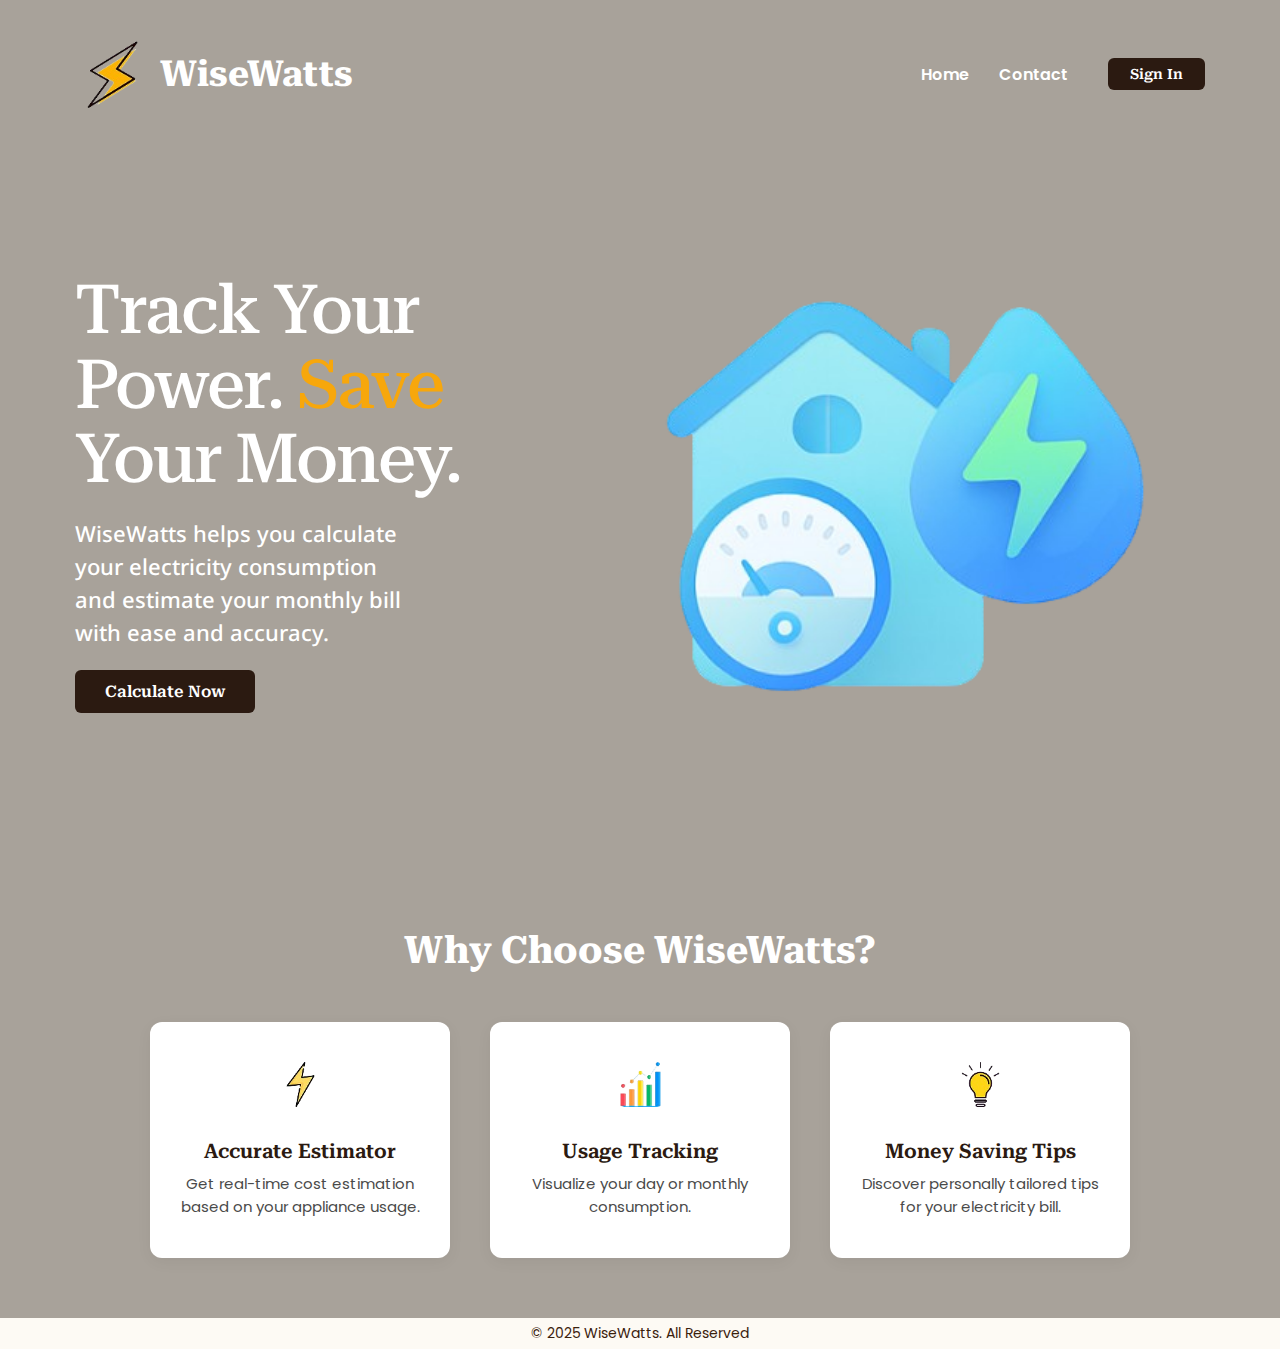
<file: index.html>
<!DOCTYPE html>
<html lang="en">
<head>
    <meta charset="UTF-8" />
    <meta name="viewport" content="width=device-width, initial-scale=1.0" />
    <title>WiseWatts</title>
    <link rel="stylesheet" href="style.css" />
    <link href="https://fonts.googleapis.com/css2?family=Noto+Sans+Georgian:wght@400;700&family=Poppins:wght@400;600;700&family=Roboto+Serif:wght@400;700&display=swap" rel="stylesheet">
</head>
<!-- UPDATED: Added class="page-landing" -->
<body class="page-landing">

    <header class="navbar">
        <div class="logo">
            <img src="removebg-removebg-preview.png" alt="WiseWatts Logo" />
            <h1>WiseWatts</h1>
        </div>

        <div class="nav-right">
            <nav>
                <a href="index.html">Home</a>
                <a href="#">Contact</a>
            </nav>
            <a href="login.html" class="signin-btn">Sign In</a>
        </div>
    </header>

    <section class="hero">
        <div class="hero-left">
            <h2>
                Track Your<br>
                Power. <span>Save</span><br>
                Your Money.
            </h2>

            <p>
                WiseWatts helps you calculate <br> your electricity consumption <br>and estimate
                your monthly bill <br> with ease and accuracy.
            </p>
            <a href="register.html" class="calculate-btn">Calculate Now</a>
        </div>

        <div class="hero-right">
            <img src="ww.png" alt="Energy Monitoring Illustration" />
        </div>
    </section>

    <section class="features">
        <h2 class="section-title">Why Choose <span>WiseWatts</span>?</h2>

        <div class="feature-cards">
            <div class="card">
                <img src="lightining-removebg-preview.png" class="icon" alt="Lightning Icon" />
                <h3>Accurate Estimator</h3>
                <p>Get real-time cost estimation based on your appliance usage.</p>
            </div>

            <div class="card">
                <img src="graph-removebg-preview.png" class="icon" alt="Chart Icon" />
                <h3>Usage Tracking</h3>
                <p>Visualize your day or monthly consumption.</p>
            </div>

            <div class="card">
                <img src="bulb-removebg-preview.png" class="icon" alt="Light Bulb Icon" />
                <h3>Money Saving Tips</h3>
                <p>Discover personally tailored tips for your electricity bill.</p>
            </div>
        </div>
    </section>

    <footer>
        © 2025 WiseWatts. All Reserved
    </footer>
</html>
</file>
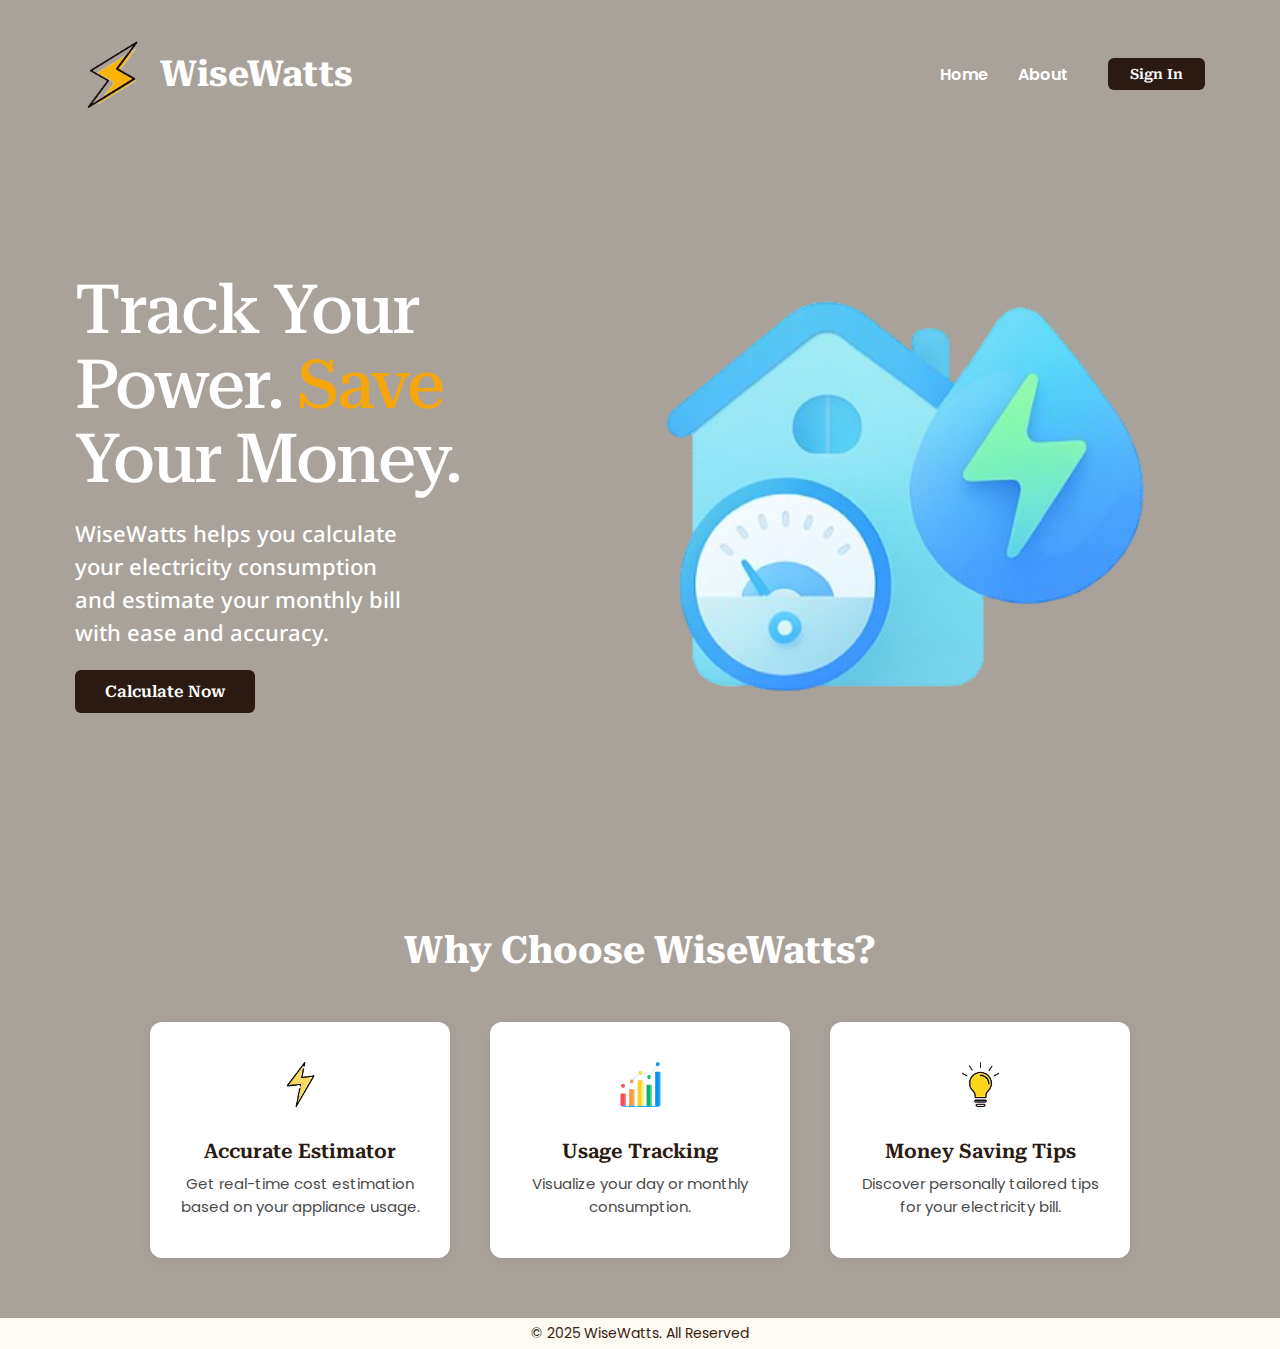
<file: html/index.html>
<!DOCTYPE html>
<html lang="en">
<head>
    <meta charset="UTF-8" />
    <meta name="viewport" content="width=device-width, initial-scale=1.0"/>
    <title>WiseWatts</title>
    <link rel="stylesheet" href="../css/style.css" />
    <link href="https://fonts.googleapis.com/css2?family=Noto+Sans+Georgian:wght@400;700&family=Poppins:wght@400;600;700&family=Roboto+Serif:wght@400;700&display=swap" rel="stylesheet">
    <style>
        html {
            scroll-behavior: smooth; 
        }
    </style>
</head>
<body class="page-landing">

    <header class="navbar">
        <div class="logo">
            <img src="../images/removebg-removebg-preview.png" alt="WiseWatts Logo" />
            <h1>WiseWatts</h1>
        </div>

        <div class="nav-right">
            <nav>
                <a href="index.html">Home</a>
                <a href="#about">About</a>
            </nav>
            <a href="login.html" class="signin-btn">Sign In</a>
        </div>
    </header>

    <section class="hero">
        <div class="hero-left">
            <h2>
                Track Your<br>
                Power. <span>Save</span><br>
                Your Money.
            </h2>

            <p>
                WiseWatts helps you calculate <br> your electricity consumption <br>and estimate
                your monthly bill <br> with ease and accuracy.
            </p>
            <a href="register.html" class="calculate-btn">Calculate Now</a>
        </div>

        <div class="hero-right">
            <img src="../images/ww.png" alt="Energy Monitoring Illustration" />
        </div>
    </section>

    <section class="features" id="about">
        <h2 class="section-title">Why Choose <span>WiseWatts</span>?</h2>

        <div class="feature-cards">
            <div class="card">
                <img src="../images/lightining-removebg-preview.png" class="icon" alt="Lightning Icon" />
                <h3>Accurate Estimator</h3>
                <p>Get real-time cost estimation based on your appliance usage.</p>
            </div>

            <div class="card">
                <img src="../images/graph-removebg-preview.png" class="icon" alt="Chart Icon" />
                <h3>Usage Tracking</h3>
                <p>Visualize your day or monthly consumption.</p>
            </div>

            <div class="card">
                <img src="../images/bulb-removebg-preview.png" class="icon" alt="Light Bulb Icon" />
                <h3>Money Saving Tips</h3>
                <p>Discover personally tailored tips for your electricity bill.</p>
            </div>
        </div>
    </section>

    <footer>
        © 2025 WiseWatts. All Reserved
    </footer>
</body>
</html>
</file>
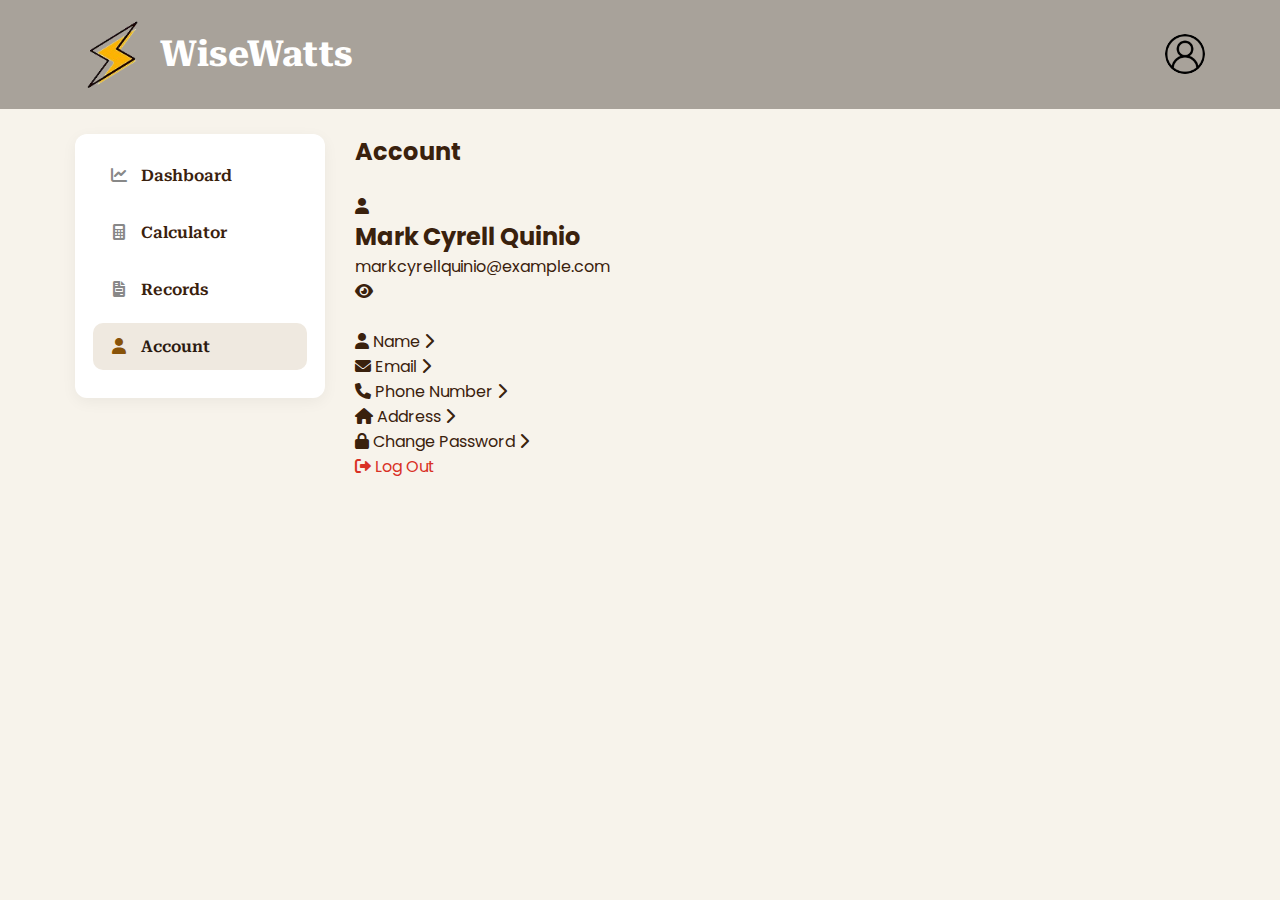
<file: account.html>
<!DOCTYPE html>
<html lang="en">
<head>
    <meta charset="UTF-8" />
    <meta name="viewport" content="width=device-width, initial-scale=1" />
    <title>Account - WiseWatts</title>

    <link rel="stylesheet" href="dashboard.css" />
    <link
      rel="stylesheet"
      href="https://cdnjs.cloudflare.com/ajax/libs/font-awesome/6.0.0-beta3/css/all.min.css"
    />
    <link
      href="https://fonts.googleapis.com/css2?family=Poppins:wght@400;600;900&family=Roboto+Serif:wght@400;600;700;900&display=swap"
      rel="stylesheet"
    />
</head>

<body class="page-dashboard">
    <!-- HEADER -->
    <header class="navbar">
        <div class="logo">
            <img src="removebg-removebg-preview.png" alt="WiseWatts Logo" />
            <h1>WiseWatts</h1>
        </div>

        <div class="nav-right">
            <img src="user.png" class="user-profile-picture" alt="User Profile" />
        </div>
    </header>

    <!-- PAGE CONTAINER -->
    <div class="dashboard-container">
        <!-- SIDEBAR -->
        <aside class="sidebar">
            <nav class="sidebar-nav">
                <ul>
                    <li><a href="dashboard.html"><i class="fas fa-chart-line"></i> Dashboard</a></li>
                    <li><a href="calculator.html"><i class="fas fa-calculator"></i> Calculator</a></li>
                    <li><a href="records.html"><i class="fas fa-file-invoice"></i> Records</a></li>
                    <li><a class="active" href="account.html"><i class="fas fa-user"></i> Account</a></li>
                </ul>
            </nav>
        </aside>

        <!-- MAIN CONTENT -->
        <main class="main-content">
            <h2 class="account-title">Account</h2>

            <div class="profile-box">
                <div class="profile-left">
                    <div class="profile-photo">
                        <i class="fas fa-user"></i>
                    </div>
                    <div class="profile-text">
                        <h2>Mark Cyrell Quinio</h2>
                        <p>markcyrellquinio@example.com</p>
                    </div>
                </div>
                <i class="fas fa-eye view-icon"></i>
            </div>

            <div class="account-list">
                <div class="account-item">
                    <i class="fas fa-user"></i> Name
                    <i class="fas fa-chevron-right arrow"></i>
                </div>

                <div class="account-item">
                    <i class="fas fa-envelope"></i> Email
                    <i class="fas fa-chevron-right arrow"></i>
                </div>

                <div class="account-item">
                    <i class="fas fa-phone"></i> Phone Number
                    <i class="fas fa-chevron-right arrow"></i>
                </div>

                <div class="account-item">
                    <i class="fas fa-home"></i> Address
                    <i class="fas fa-chevron-right arrow"></i>
                </div>

                <div class="account-item">
                    <i class="fas fa-lock"></i> Change Password
                    <i class="fas fa-chevron-right arrow"></i>
                </div>

                <!-- Logout button -->
                <div class="account-item logout-link" onclick="window.location.href='login.html'">
                    <i class="fas fa-sign-out-alt"></i> Log Out
                </div>
            </div>
        </main>
    </div>
</body>
</html>
</file>
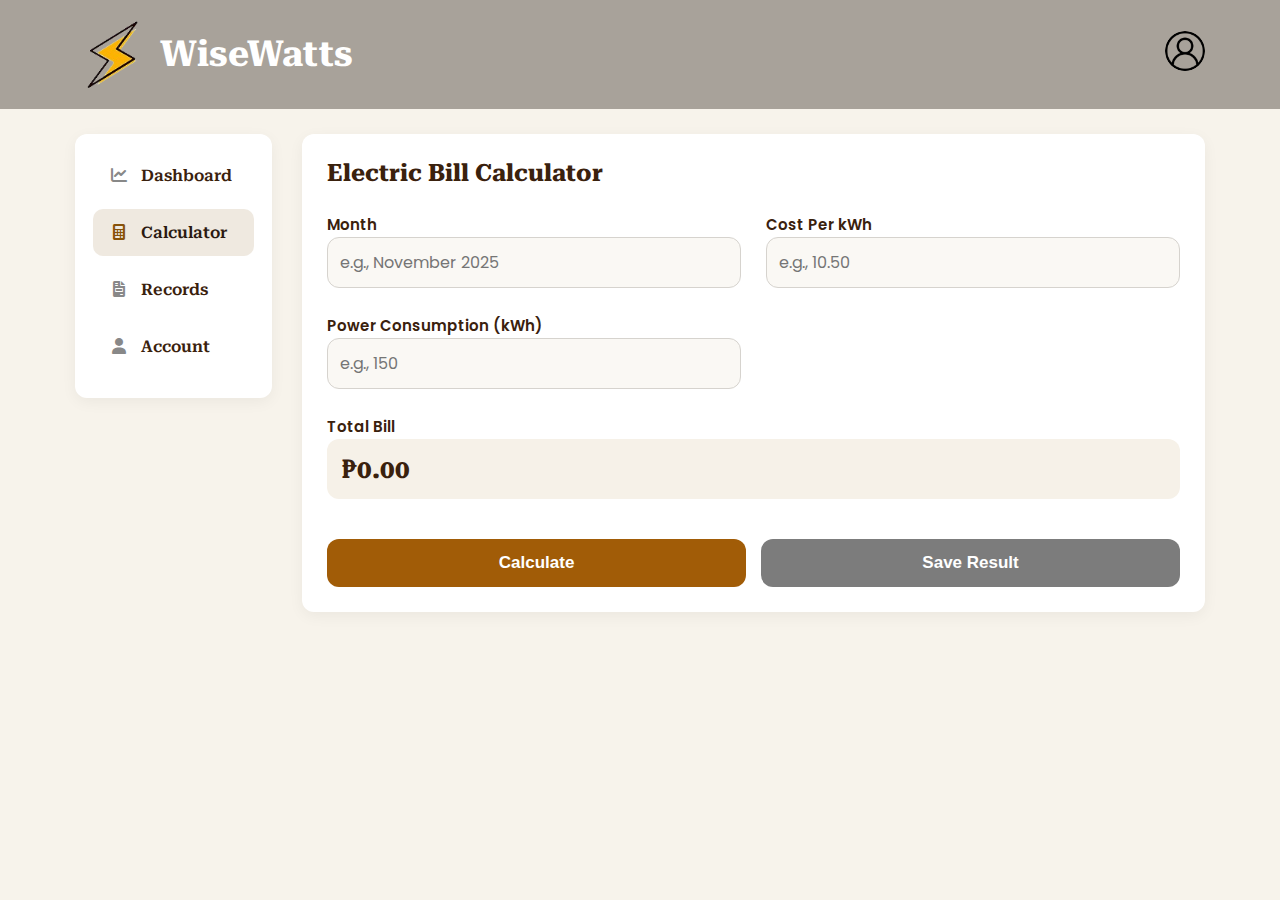
<file: calculator.html>
<!DOCTYPE html>
<html lang="en">
<head>
    <meta charset="UTF-8">
    <meta name="viewport" content="width=device-width, initial-scale=1.0">
    <title>Calculator - WiseWatts</title>

    <link rel="stylesheet" href="dashboard.css">
    <link rel="stylesheet" href="https://cdnjs.cloudflare.com/ajax/libs/font-awesome/6.0.0-beta3/css/all.min.css">
    <link href="https://fonts.googleapis.com/css2?family=Poppins:wght@400;600;900&family=Roboto+Serif:wght@400;600;700;900&display=swap" rel="stylesheet">
</head>

<body class="page-dashboard">

    <header class="navbar">
        <div class="logo">
            <img src="removebg-removebg-preview.png" alt="WiseWatts Logo" />
            <h1>WiseWatts</h1>
        </div>

        <div class="nav-right">
            <a href="account.html" class="user-profile-link">
                <img src="user.png" alt="User Profile" class="user-profile-picture">
            </a>
        </div>
    </header>

    <div class="dashboard-container">

        <aside class="sidebar">
            <nav class="sidebar-nav">
                <ul>
                    <li><a href="dashboard.html"><i class="fas fa-chart-line"></i> Dashboard</a></li>
                    <li><a class="active" href="calculator.html"><i class="fas fa-calculator"></i> Calculator</a></li>
                    <li><a href="records.html"><i class="fas fa-file-invoice"></i> Records</a></li>
                    <li><a href="account.html"><i class="fas fa-user"></i> Account</a></li>
                </ul>
            </nav>
        </aside>


        <main class="main-content" style="font-family: 'Poppins', sans-serif;">
            <div class="calculator-card">
                <h2 style="font-family: 'Roboto Serif', serif;">Electric Bill Calculator</h2>

                <div class="calculator-grid">
                    <div class="calc-input">
                        <label for="month">Month</label>
                        <input type="text" id="month" placeholder="e.g., November 2025">
                    </div>

                    <div class="calc-input">
                        <label for="cost">Cost Per kWh</label>
                        <input type="number" id="cost" placeholder="e.g., 10.50">
                    </div>

                    <div class="calc-input">
                        <label for="power">Power Consumption (kWh)</label>
                        <input type="number" id="power" placeholder="e.g., 150">
                    </div>

                    <div class="calc-output" style="grid-column: span 2;">
                         <label>Total Bill</label>
                        <div class="calc-total-display" id="total">₱0.00</div>
                    </div>

                    <div class="button-group">
                        <button class="calculate-btn">Calculate</button>
                        <button class="save-btn">Save Result</button>
                    </div>
                </div>
            </div>
        </main>
    </div>
</html>
</file>
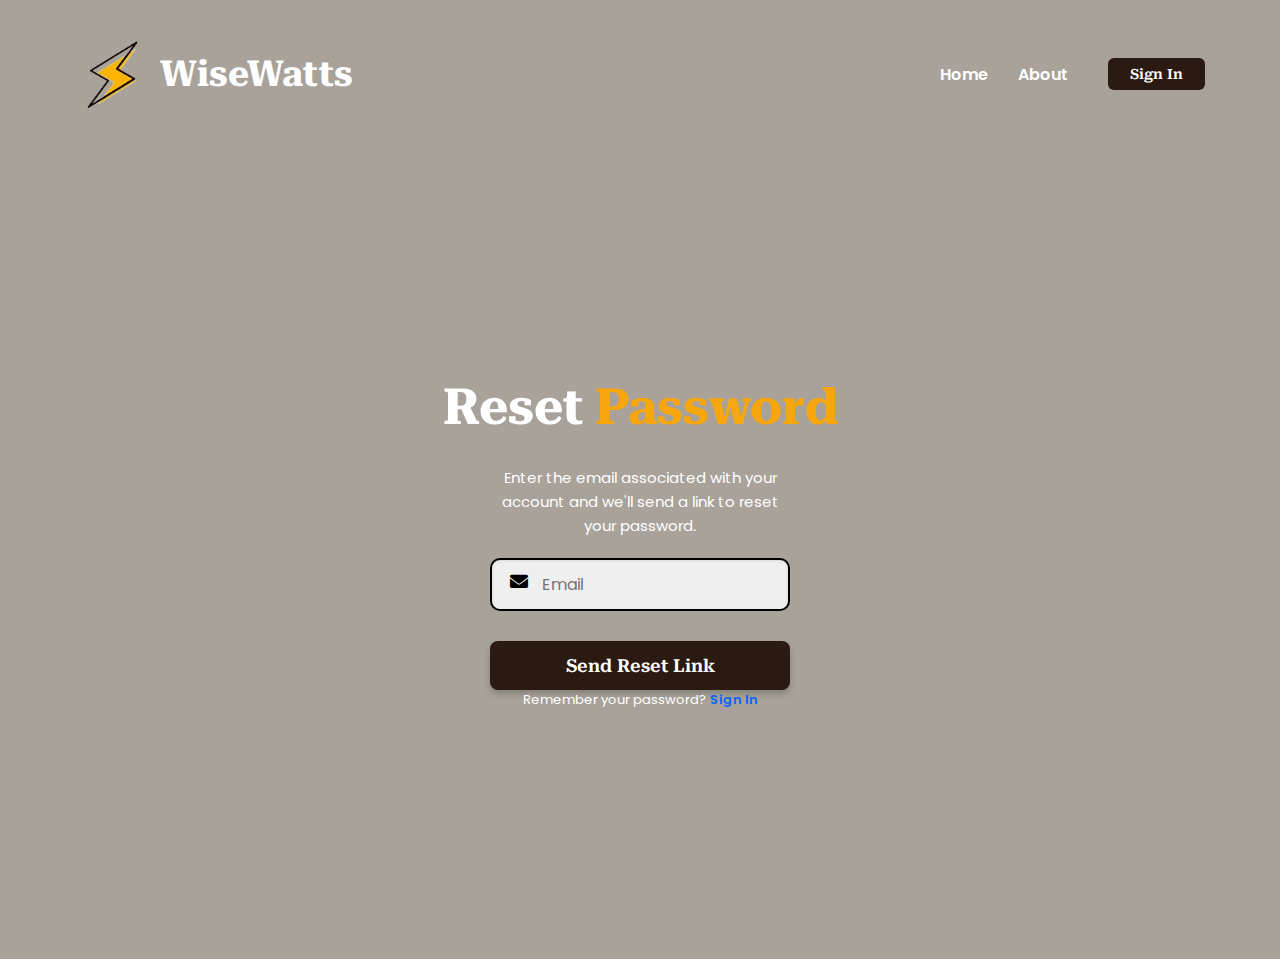
<file: forgot-password.html>
<!DOCTYPE html>
<html lang="en">
<head>
    <meta charset="UTF-8">
    <meta name="viewport" content="width=device-width, initial-scale=1.0">
    <title>Forgot Password - WiseWatts</title>
    <link rel="stylesheet" href="style.css"> 
    <link rel="stylesheet" href="register.css"> 
    <link href="https://fonts.googleapis.com/css2?family=Noto+Sans+Georgian:wght@400;600;700&family=Poppins:wght@400;600;900&family=Roboto+Serif:wght@400;600;700;900&display=swap" rel="stylesheet">
    <link rel="stylesheet" href="https://cdnjs.cloudflare.com/ajax/libs/font-awesome/6.0.0-beta3/css/all.min.css">
</head>
<body class="page-form">

    <header class="navbar">
        <div class="logo">
            <img src="removebg-removebg-preview.png" alt="WiseWatts Logo" />
            <h1>WiseWatts</h1>
        </div>

        <div class="nav-right">
            <nav>
                <a href="index.html">Home</a>
                <a href="index.html#features">About</a>
            </nav>
            <a href="login.html" class="signin-btn">Sign In</a>
        </div>
    </header>


    <div class="form-page-container">

        <div class="success-message" id="success-message-container" style="display: none;">
            <div class="success-title-wrapper">
                <i class="fas fa-check-circle success-icon"></i>
                <h2 class="form-title">Check Your <span class="accent">Email</span></h2>
            </div>
            <p class="form-description">
                We've sent a password reset link to the email address you provided.
            </p>
            <a href="login.html" class="back-to-login-link">Back to Sign In</a>
        </div>

        <div class="form-wrapper" id="form-wrapper">
            <h2 class="form-title">Reset <span class="accent">Password</span></h2>

            <form class="register-form" action="login.html" method="GET">
                
                <p class="form-description">
                    Enter the email associated with your account and we'll send a link to reset your password.
                </p>

                <div class="input-group">
                    <i class="fas fa-envelope icon"></i>
                    <input type="email" name="email" placeholder="Email" required>
                    <span class="error-message">Please enter a valid email</span>
                </div>
                
                <button type="submit" class="sign-up-btn">Send Reset Link</button>

                <p class="login-link">
                    Remember your password? <a href="login.html">Sign In</a>
                </p>
            </form>
        </div>
    </div>

</body>
</html>
</file>
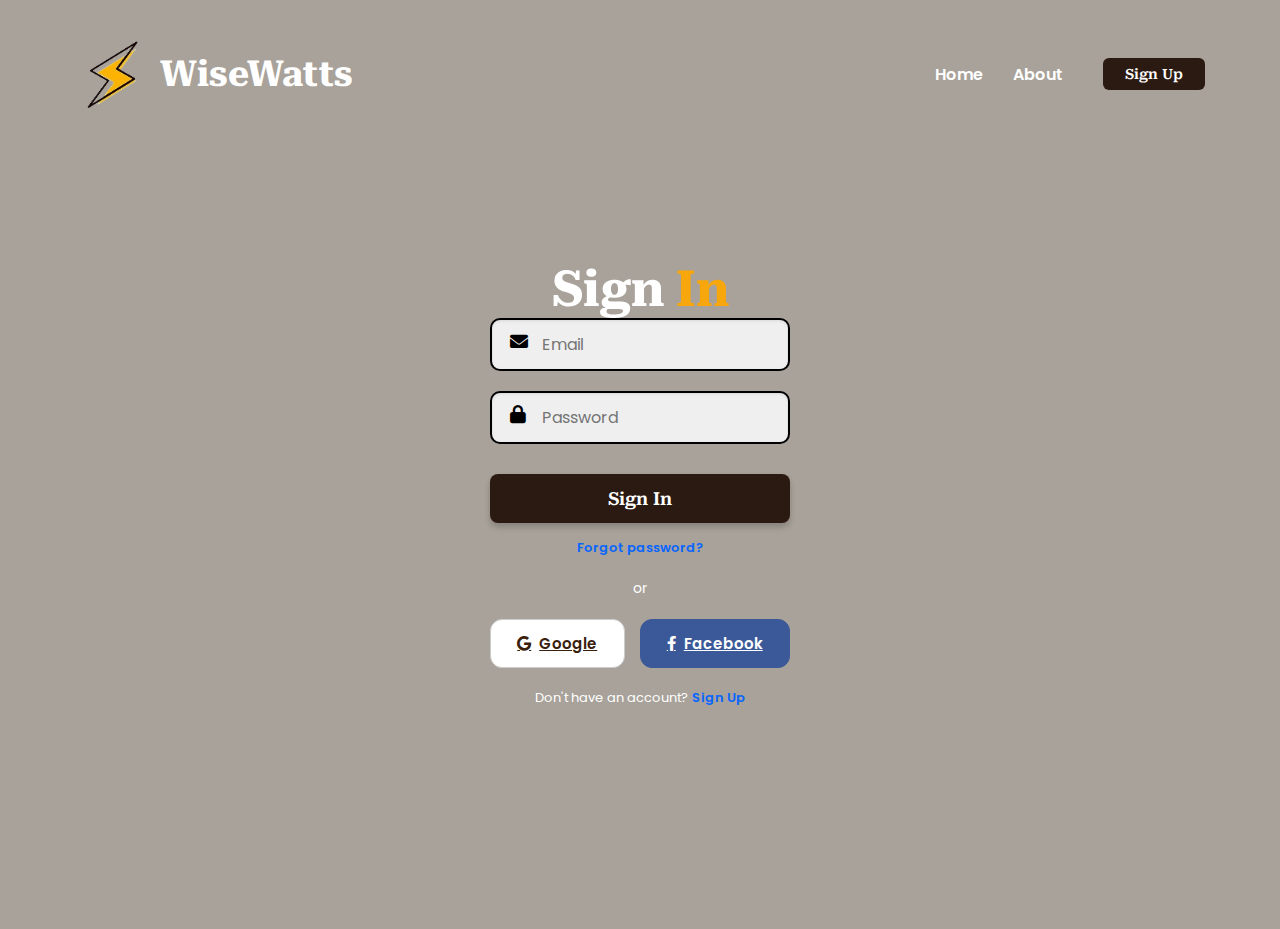
<file: login.html>
<!DOCTYPE html>
<html lang="en">
<head>
    <meta charset="UTF-8">
    <meta name="viewport" content="width=device-width, initial-scale=1.0">
    <title>Sign In - WiseWatts</title>
    <link rel="stylesheet" href="style.css"> 
    <link rel="stylesheet" href="register.css"> 
    <link href="https://fonts.googleapis.com/css2?family=Noto+Sans+Georgian:wght@400;600;700&family=Poppins:wght@400;600;900&family=Roboto+Serif:wght@400;600;700;900&display=swap" rel="stylesheet">
    <link rel="stylesheet" href="https://cdnjs.cloudflare.com/ajax/libs/font-awesome/6.0.0-beta3/css/all.min.css">
</head>
<body class="login-page">
    
    <!-- NAVBAR -->
    <header class="navbar">
        <div class="logo">
          <img src="removebg-removebg-preview.png" alt="WiseWatts Logo" />
          <h1>WiseWatts</h1>
        </div>

        <div class="nav-right">
            <nav>
              <a href="index.html">Home</a>
             <a href="index.html#features">About</a>
            </nav>
         <a href="register.html" class="signin-btn">Sign Up</a>
        </div>
    </header>


    <!-- MAIN FORM AREA -->
    <div class="form-page-container">
        
        <h2 class="form-title">Sign <span class="accent">In</span></h2>
        
        <!-- Form submits to dashboard.html directly (front-end demo) -->
        <form class="register-form" action="dashboard.html" method="GET">
            
            <!-- Email Input -->
            <div class="input-group">
                <i class="fas fa-envelope icon"></i>
                <input type="email" id="email" name="email" placeholder="Email" required>
            </div>

            <!-- Password Input -->
            <div class="input-group">
                <i class="fas fa-lock icon"></i>
                <input type="password" id="password" name="password" placeholder="Password" required>
            </div>
            
            <!-- Sign In Button (uses form submit) -->
            <button type="submit" class="sign-up-btn">Sign In</button>
            
            <!-- Forgot Password Link -->
            <p class="forgot-password-link terms-text">
                <a href="forgot-password.html">Forgot password?</a>
            </p>
            
            <div class="separator">or</div>
            
            <!-- Social Login Buttons (front-end demo, still links only) -->
            <div class="social-login">
                <a href="#" class="social-btn google-btn">
                    <i class="fab fa-google"></i> Google
                </a>
                <a href="#" class="social-btn facebook-btn">
                    <i class="fab fa-facebook-f"></i> Facebook
                </a>
            </div>

            <!-- Sign Up Link -->
            <p class="login-link">
                Don't have an account? <a href="register.html">Sign Up</a>
            </p>
        </form>
    </div>
</body>
</html>
</file>
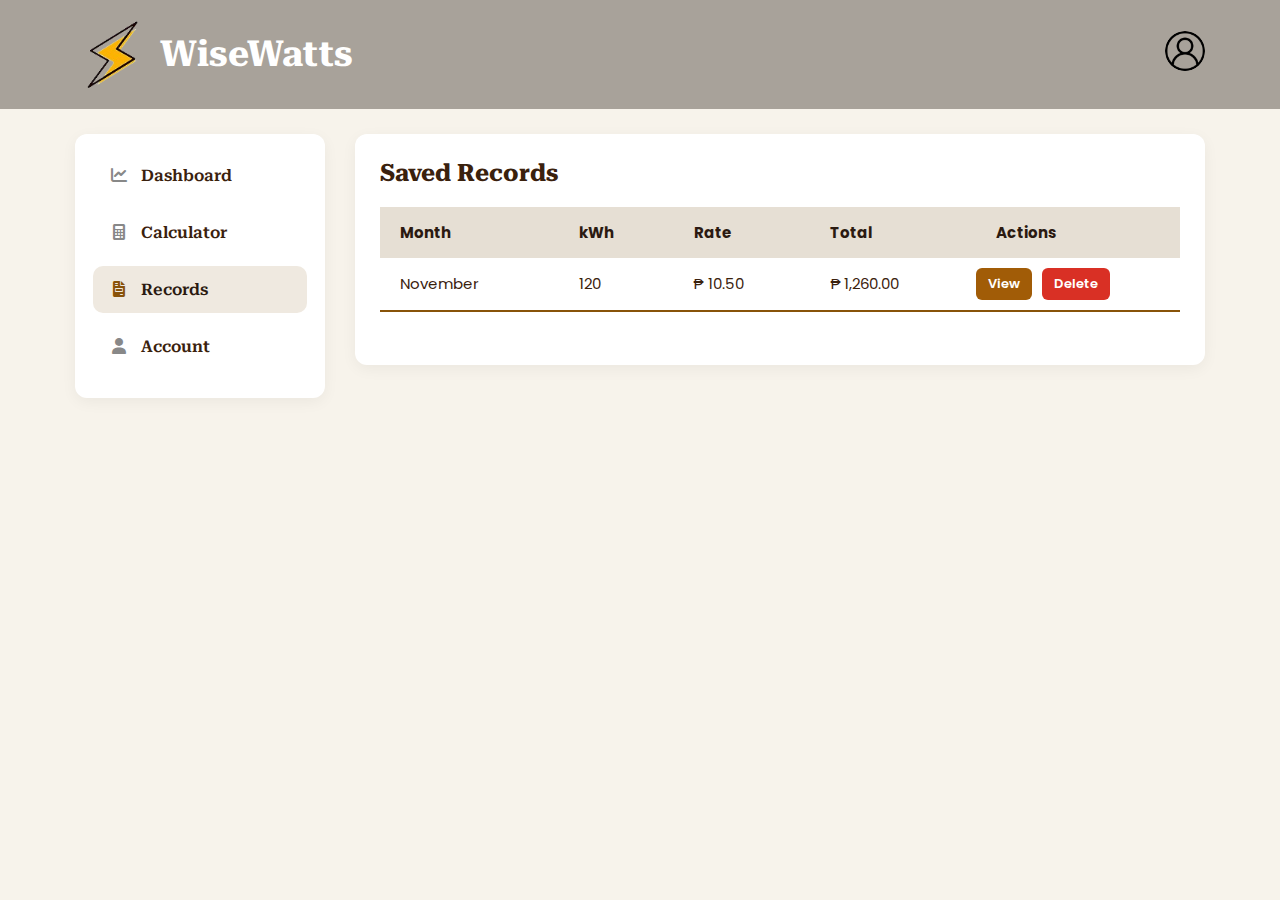
<file: records.html>
<!DOCTYPE html>
<html lang="en">

<head>
    <meta charset="UTF-8" />
    <meta name="viewport" content="width=device-width, initial-scale=1.0" />
    <title>Records - WiseWatts</title>
    <link rel="stylesheet" href="dashboard.css" />
    <link href="https://fonts.googleapis.com/css2?family=Noto+Sans+Georgian:wght@400;600;700&family=Poppins:wght@400;600;900&family=Roboto+Serif:wght@400;600;700;900&display=swap" rel="stylesheet">
    <link rel="stylesheet" href="https://cdnjs.cloudflare.com/ajax/libs/font-awesome/6.0.0-beta3/css/all.min.css">
</head>

<body class="page-dashboard">

    <!-- NAVBAR -->
    <header class="navbar">
        <div class="logo">
            <img src="removebg-removebg-preview.png" alt="WiseWatts Logo" />
            <h1>WiseWatts</h1>
        </div>

        <div class="nav-right">
            <div class="profile-dropdown">
                <a href="#" class="user-profile-link">
                    <img src="user.png" alt="User Profile" class="user-profile-picture">
                </a>
                <div class="dropdown-menu">
                    <a href="account.html"><i class="fas fa-cog"></i> <span>Settings</span></a>
                    <a href="billing.html"><i class="fas fa-wallet"></i> <span>Billing</span></a>
                    <div class="dropdown-divider"></div>
                    <a href="login.html" class="logout-link"><i class="fas fa-sign-out-alt"></i> <span>Log Out</span></a>
                </div>
            </div>
        </div>
    </header>

    <!-- DASHBOARD CONTAINER -->
    <div class="dashboard-container">

        <!-- SIDEBAR -->
        <aside class="sidebar">
            <nav class="sidebar-nav">
                <ul>
                    <li><a href="dashboard.html"><i class="fas fa-chart-line"></i> Dashboard</a></li>
                    <li><a href="calculator.html"><i class="fas fa-calculator"></i> Calculator</a></li>
                    <li><a href="records.html" class="active"><i class="fas fa-file-invoice"></i> Records</a></li>
                    <li><a href="account.html"><i class="fas fa-user"></i> Account</a></li>
                </ul>
            </nav>
        </aside>

        <!-- MAIN CONTENT -->
        <main class="main-content">

            <div class="records-card">
                <h2>Saved Records</h2>

                <table class="records-table">
                    <thead>
                        <tr>
                            <th>Month</th>
                            <th>kWh</th>
                            <th>Rate</th>
                            <th>Total</th>
                            <th>Actions</th>
                        </tr>
                    </thead>

                    <tbody>
                        <!-- SAMPLE RECORD -->
                        <tr>
                            <td>November</td>
                            <td>120</td>
                            <td>₱ 10.50</td>
                            <td>₱ 1,260.00</td>
                            <td class="actions">
                                <button class="btn-view">View</button>
                                <button class="btn-delete">Delete</button>
                            </td>
                        </tr>
                    </tbody>

                    <tfoot>
                        <tr>
                            <td colspan="5"></td>
                        </tr>
                    </tfoot>
                </table>
            </div>

        </main>
    </div>

</body>

</html>
</file>
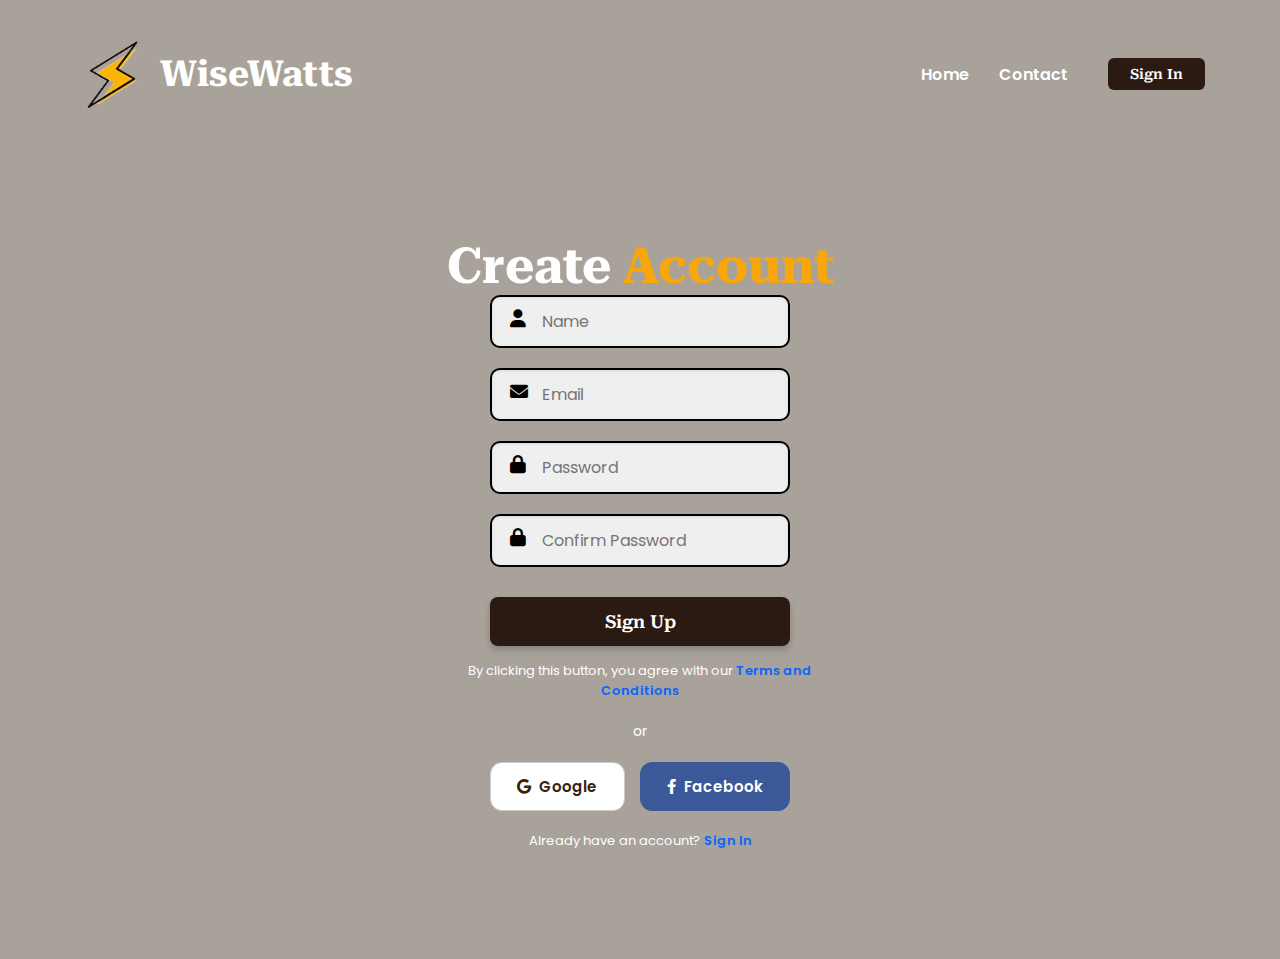
<file: register.html>
<!DOCTYPE html>
<html lang="en">
<head>
    <meta charset="UTF-8">
    <meta name="viewport" content="width=device-width, initial-scale=1.0">
    <title>Register - WiseWatts</title>
    <link rel="stylesheet" href="style.css"> 
    <link rel="stylesheet" href="register.css"> 
    <link href="https://fonts.googleapis.com/css2?family=Noto+Sans+Georgian:wght@400;600;700&family=Poppins:wght@400;600;900&family=Roboto+Serif:wght@400;600;700;900&display=swap" rel="stylesheet">
    <link rel="stylesheet" href="https://cdnjs.cloudflare.com/ajax/libs/font-awesome/6.0.0-beta3/css/all.min.css">
</head>
<body class="page-form">

    <!-- NAVBAR -->
    <header class="navbar">
        <div class="logo">
            <img src="removebg-removebg-preview.png" alt="WiseWatts Logo" />
            <h1>WiseWatts</h1>
        </div>

        <div class="nav-right">
            <nav>
                <a href="index.html">Home</a>
                <a href="#">Contact</a>
            </nav>
            <a href="login.html" class="signin-btn">Sign In</a>
        </div>
    </header>

    <!-- REGISTRATION FORM -->
    <div class="form-page-container">
        <h2 class="form-title">Create <span class="accent">Account</span></h2>
        
        <form class="register-form" action="dashboard.html" method="get">
            
            <!-- Name Input -->
            <div class="input-group">
                <i class="fas fa-user icon"></i>
                <input type="text" id="name" name="name" placeholder="Name" required>
            </div>
            
            <!-- Email Input -->
            <div class="input-group">
                <i class="fas fa-envelope icon"></i>
                <input type="email" id="email" name="email" placeholder="Email" required>
            </div>

            <!-- Password Input -->
            <div class="input-group">
                <i class="fas fa-lock icon"></i>
                <input type="password" id="password" name="password" placeholder="Password" required>
            </div>

            <!-- Confirm Password Input -->
            <div class="input-group">
                <i class="fas fa-lock icon"></i>
                <input type="password" id="confirm-password" name="confirm-password" placeholder="Confirm Password" required>
            </div>
            
            <!-- Sign Up Button -->
            <button type="submit" class="sign-up-btn">Sign Up</button>
            
            <p class="terms-text">
                By clicking this button, you agree with our <a href="#">Terms and Conditions</a>
            </p>
            
            <div class="separator">or</div>
            
            <!-- Social Login Buttons -->
            <div class="social-login">
                <button type="button" class="social-btn google-btn">
                    <i class="fab fa-google"></i> Google
                </button>
                <button type="button" class="social-btn facebook-btn">
                    <i class="fab fa-facebook-f"></i> Facebook
                </button>
            </div>

            <!-- Sign In Link -->
            <p class="login-link">
                Already have an account? <a href="login.html">Sign In</a>
            </p>
        </form>
    </div>

</body>
</html>
</file>
<file: style.css>
@import url('https://fonts.googleapis.com/css2?family=Noto+Sans+Georgian:wght@400;600;700&family=Poppins:wght@400;600;900&family=Roboto+Serif:wght@400;600;700;900&display=swap');

* {
    padding: 0;
    margin: 0;
    box-sizing: border-box;
}

:root {
    --color-dark: #2b1a11;
    --color-primary: #885309;
    --color-accent-gold: #ffcf70;
    --color-text-light: #f7e7cc;
    --color-text-dark: #3a210d;
    --color-white: #ffffff;
    --color-off-white-bg: #fdfaf4;
}

body {
    font-family: 'Poppins', sans-serif;
    background-color: #A8A29A;
    color: var(--color-white);
    min-height: 100vh; 
}

.navbar {
    width: 100%;
    max-width: 1440px;
    padding: 30px 75px; 
    margin: auto;
    display: flex;
    align-items: center;
}

.logo {
    display: flex;
    align-items: center;
    gap: 10px;
}

.logo img {
    width: 75px; 
    height: auto;
}

.logo h1 {
    font-size: 36px;
    font-family: 'Roboto Serif', serif;
    color: var(--color-white);
    font-weight: 700;
}

.nav-right {
    margin-left: auto;
    display: flex;
    align-items: center;
    gap: 40px; 
}

nav {
    display: flex;
    gap: 30px;
}

nav a {
    text-decoration: none;
    color: #ffffff;
    font-size: 16px;
    transition: color 0.3s;
    font-weight: 600;
}

nav a:hover {
    color: var(--color-accent-gold);
}

.signin-btn {
    background: var(--color-dark);
    padding: 8px 22px;
    color: var(--color-white);
    border-radius: 6px;
    border: none;
    cursor: pointer;
    font-size: 14px;
    font-family: 'Roboto Serif', serif;
    font-weight: 600;
    transition: background 0.3s, border-color 0.3s;
    text-decoration: none;
    white-space: nowrap;  
}

.signin-btn:hover {
    background: #4a2d1a;
}

.hero {
    max-width: 1440px;
    margin: auto;
    padding: 80px 75px 40px;
    display: flex;
    justify-content: space-between; 
    align-items: center;
    min-height: 360px;
}

.hero-left {
    max-width: 550px;
    text-align: left;
    margin-right: 120px; 
}

.hero-left h2 {
    font-size: 68px; 
    font-weight: 500;
    font-family: 'Roboto Serif', serif;
    line-height: 1.1;
    color: var(--color-white);
    letter-spacing: -2px;
}

.hero-left h2 span {
    color: #F7A70C;
}

.hero-left p {
    font-size: 22px; 
    margin: 20px 0 30px;
    font-family: 'Noto Sans Georgian', sans-serif;
    font-weight: 500; 
    color: #ffffff;
    line-height: 1.5;
}

.calculate-btn {
    background: var(--color-dark);
    padding: 12px 30px;
    border-radius: 6px;
    font-family: 'Roboto Serif', serif;
    border: none;
    color: white;
    font-size: 16px;
    font-weight: 600;
    cursor: pointer;
    transition: background 0.3s;
    text-decoration: none;
}

.calculate-btn:hover {
    background: #4a2d1a;
}

.hero-right img {
    width: 504px; 
    height: auto;
}

.hero-right {
    transform: translateX(-50px);
}

.features {
    text-align: center;
    margin-top: 80px;
    padding: 60px 75px; 
}

.section-title {
    font-size: 38px;
    font-weight: 700;
    color: #ffffff; 
    margin-bottom: 50px;
    font-family: 'Roboto Serif', serif;
}

.feature-cards {
    display: flex;
    justify-content: center;
    gap: 40px;
}

.card {
    width: 300px;
    background: var(--color-white);
    padding: 40px 30px;
    border-radius: 12px;
    color: #000;
    text-align: center;
    box-shadow: 0 4px 15px rgba(0, 0, 0, 0.05); 
    transition: transform 0.3s, box-shadow 0.3s;
}

.card:hover {
    transform: translateY(-5px); 
    box-shadow: 0 10px 25px rgba(0,0,0,0.1);
}

.card .icon {
    width: 45px;
    height: 45px;
    margin: 0 auto 10px;
}

.card h3 {
    margin-top: 15px;
    margin-bottom: 10px;
    font-size: 20px;
    color: var(--color-dark);
    font-family: 'Roboto Serif', serif;
    font-weight: 600; 
}

.card p {
    color: #4a4a4a;
    font-size: 15px;
    line-height: 1.5;
    font-weight: 400; 
    font-family: 'Poppins', sans-serif;
}

footer {
    padding: 5px;
    text-align: center;
    font-size: 14px;
    color: var(--color-text-dark);
    background-color: var(--color-off-white-bg);
}

@media (max-width: 1024px) {
    .navbar, .hero, .features {
        padding-left: 40px;
        padding-right: 40px;
    }
    .hero {
        flex-direction: column;
        text-align: center;
        gap: 40px;
        padding-top: 60px;
        padding-bottom: 40px;
        justify-content: center; 
    }
    .hero-left {
        margin-right: 0; 
        text-align: center;
        max-width: 100%;
    }
    .hero-right img {
        width: 350px;
    }
    .hero-right {
        transform: none;
    }
    .feature-cards {
        flex-wrap: wrap;
        gap: 20px;
    }
    .card {
        width: 45%; 
    }
}

@media (max-width: 768px) {
    .navbar, .hero, .features {
        padding-left: 20px;
        padding-right: 20px;
    }
    .logo h1 {
        font-size: 24px;
    }
    .nav-right {
        gap: 15px;
    }
    nav a {
        font-size: 14px;
    }
    .hero-left h2 {
        font-size: 44px;
    }
    .hero-left p {
        font-size: 16px;
    }
    .feature-cards {
        flex-direction: column;
        align-items: center;
    }
    .card {
        width: 90%; 
    }
    .hero-right {
        transform: none;
    }
    .hero-right img {
        width: 280px;
        margin: 0 auto;
    }
}

@media (max-width: 425px) {
    .navbar {
        padding: 12px 15px;
        flex-direction: column;
        align-items: flex-start;
        gap: 10px;
    }
    nav {
        flex-direction: row;
        gap: 10px;
        width: 100%;
        justify-content: flex-start;
    }
    .nav-right {
        width: 100%;
        justify-content: space-between;
        align-items: center;
    }
    .signin-btn {
        font-size: 12px;  
        padding: 6px 14px;
        line-height: 1.2;
    }

    .hero {
        flex-direction: column;
        text-align: center;
        justify-content: center;
        align-items: center;
        padding: 35px 15px;
        gap: 20px;
    }
    .hero-left {
        margin: 0 auto;
        max-width: 100%;
    }
    .hero-left h2 {
        font-size: 28px;
    }
    .hero-left p {
        font-size: 14px;
    }
    .hero-right img {
        width: 200px;
        margin: 0 auto;
        transform: none;
    }

    .card {
        width: 100%;
        max-width: none;
    }
    .features {
        padding: 25px 15px;
    }
}


@media (min-width: 426px) and (max-width: 600px) {
    .navbar {
        padding: 15px 20px;
    }
    .nav-right {
        flex-direction: row;
        justify-content: flex-end;
        gap: 15px;
        width: 100%;
        align-items: center;
    }
    nav {
        flex-direction: row;
        gap: 15px;
    }
    .signin-btn {
        font-size: 14px;
        padding: 8px 18px;
        line-height: 1.2;
    }
    .hero-left h2 {
        font-size: 36px;
    }
    .hero-left p {
        font-size: 16px;
    }
    .hero-right img {
        width: 280px;
        margin: 0 auto;
        transform: none;
    }
    .card {
        width: 100%;
        max-width: none;
    }
    .features {
        padding: 40px 20px;
    }
}
</file>
<file: css/style.css>
@import url('https://fonts.googleapis.com/css2?family=Noto+Sans+Georgian:wght@400;600;700&family=Poppins:wght@400;600;900&family=Roboto+Serif:wght@400;600;700;900&display=swap');

* {
    padding: 0;
    margin: 0;
    box-sizing: border-box;
}

:root {
    --color-dark: #2b1a11;
    --color-primary: #885309;
    --color-accent-gold: #ffcf70;
    --color-text-light: #f7e7cc;
    --color-text-dark: #3a210d;
    --color-white: #ffffff;
    --color-off-white-bg: #fdfaf4;
}

body {
    font-family: 'Poppins', sans-serif;
    background-color: #A8A29A;
    color: var(--color-white);
    min-height: 100vh; 
}

.navbar {
    width: 100%;
    max-width: 1440px;
    padding: 30px 75px; 
    margin: auto;
    display: flex;
    align-items: center;
}

.logo {
    display: flex;
    align-items: center;
    gap: 10px;
}

.logo img {
    width: 75px; 
    height: auto;
}

.logo h1 {
    font-size: 36px;
    font-family: 'Roboto Serif', serif;
    color: var(--color-white);
    font-weight: 700;
}

.nav-right {
    margin-left: auto;
    display: flex;
    align-items: center;
    gap: 40px; 
}

nav {
    display: flex;
    gap: 30px;
}

nav a {
    text-decoration: none;
    color: #ffffff;
    font-size: 16px;
    transition: color 0.3s;
    font-weight: 600;
}

nav a:hover {
    color: var(--color-accent-gold);
}

.signin-btn {
    background: var(--color-dark);
    padding: 8px 22px;
    color: var(--color-white);
    border-radius: 6px;
    border: none;
    cursor: pointer;
    font-size: 14px;
    font-family: 'Roboto Serif', serif;
    font-weight: 600;
    transition: background 0.3s, border-color 0.3s;
    text-decoration: none;
    white-space: nowrap;  
}

.signin-btn:hover {
    background: #4a2d1a;
}

.hero {
    max-width: 1440px;
    margin: auto;
    padding: 80px 75px 40px;
    display: flex;
    justify-content: space-between; 
    align-items: center;
    min-height: 360px;
}

.hero-left {
    max-width: 550px;
    text-align: left;
    margin-right: 120px; 
}

.hero-left h2 {
    font-size: 68px; 
    font-weight: 500;
    font-family: 'Roboto Serif', serif;
    line-height: 1.1;
    color: var(--color-white);
    letter-spacing: -2px;
}

.hero-left h2 span {
    color: #F7A70C;
}

.hero-left p {
    font-size: 22px; 
    margin: 20px 0 30px;
    font-family: 'Noto Sans Georgian', sans-serif;
    font-weight: 500; 
    color: #ffffff;
    line-height: 1.5;
}

.calculate-btn {
    background: var(--color-dark);
    padding: 12px 30px;
    border-radius: 6px;
    font-family: 'Roboto Serif', serif;
    border: none;
    color: white;
    font-size: 16px;
    font-weight: 600;
    cursor: pointer;
    transition: background 0.3s;
    text-decoration: none;
}

.calculate-btn:hover {
    background: #4a2d1a;
}

.hero-right img {
    width: 504px; 
    height: auto;
}

.hero-right {
    transform: translateX(-50px);
}

.features {
    text-align: center;
    margin-top: 80px;
    padding: 60px 75px; 
}

.section-title {
    font-size: 38px;
    font-weight: 700;
    color: #ffffff; 
    margin-bottom: 50px;
    font-family: 'Roboto Serif', serif;
}

.feature-cards {
    display: flex;
    justify-content: center;
    gap: 40px;
}

.card {
    width: 300px;
    background: var(--color-white);
    padding: 40px 30px;
    border-radius: 12px;
    color: #000;
    text-align: center;
    box-shadow: 0 4px 15px rgba(0, 0, 0, 0.05); 
    transition: transform 0.3s, box-shadow 0.3s;
}

.card:hover {
    transform: translateY(-5px); 
    box-shadow: 0 10px 25px rgba(0,0,0,0.1);
}

.card .icon {
    width: 45px;
    height: 45px;
    margin: 0 auto 10px;
}

.card h3 {
    margin-top: 15px;
    margin-bottom: 10px;
    font-size: 20px;
    color: var(--color-dark);
    font-family: 'Roboto Serif', serif;
    font-weight: 600; 
}

.card p {
    color: #4a4a4a;
    font-size: 15px;
    line-height: 1.5;
    font-weight: 400; 
    font-family: 'Poppins', sans-serif;
}

footer {
    padding: 5px;
    text-align: center;
    font-size: 14px;
    color: var(--color-text-dark);
    background-color: var(--color-off-white-bg);
}

@media (max-width: 1024px) {
    .navbar, .hero, .features {
        padding-left: 40px;
        padding-right: 40px;
    }
    .hero {
        flex-direction: column;
        text-align: center;
        gap: 40px;
        padding-top: 60px;
        padding-bottom: 40px;
        justify-content: center; 
    }
    .hero-left {
        margin-right: 0; 
        text-align: center;
        max-width: 100%;
    }
    .hero-right img {
        width: 350px;
    }
    .hero-right {
        transform: none;
    }
    .feature-cards {
        flex-wrap: wrap;
        gap: 20px;
    }
    .card {
        width: 45%; 
    }
}

@media (max-width: 768px) {
    .navbar, .hero, .features {
        padding-left: 20px;
        padding-right: 20px;
    }
    .logo h1 {
        font-size: 24px;
    }
    .nav-right {
        gap: 15px;
    }
    nav a {
        font-size: 14px;
    }
    .hero-left h2 {
        font-size: 44px;
    }
    .hero-left p {
        font-size: 16px;
    }
    .feature-cards {
        flex-direction: column;
        align-items: center;
    }
    .card {
        width: 90%; 
    }
    .hero-right {
        transform: none;
    }
    .hero-right img {
        width: 280px;
        margin: 0 auto;
    }
}

@media (max-width: 425px) {
    .navbar {
        padding: 12px 15px;
        flex-direction: column;
        align-items: flex-start;
        gap: 10px;
    }
    nav {
        flex-direction: row;
        gap: 10px;
        width: 100%;
        justify-content: flex-start;
    }
    .nav-right {
        width: 100%;
        justify-content: space-between;
        align-items: center;
    }
    .signin-btn {
        font-size: 12px;  
        padding: 6px 14px;
        line-height: 1.2;
    }

    .hero {
        flex-direction: column;
        text-align: center;
        justify-content: center;
        align-items: center;
        padding: 35px 15px;
        gap: 20px;
    }
    .hero-left {
        margin: 0 auto;
        max-width: 100%;
    }
    .hero-left h2 {
        font-size: 28px;
    }
    .hero-left p {
        font-size: 14px;
    }
    .hero-right img {
        width: 200px;
        margin: 0 auto;
        transform: none;
    }

    .card {
        width: 100%;
        max-width: none;
    }
    .features {
        padding: 25px 15px;
    }
}


@media (min-width: 426px) and (max-width: 600px) {
    .navbar {
        padding: 15px 20px;
    }
    .nav-right {
        flex-direction: row;
        justify-content: flex-end;
        gap: 15px;
        width: 100%;
        align-items: center;
    }
    nav {
        flex-direction: row;
        gap: 15px;
    }
    .signin-btn {
        font-size: 14px;
        padding: 8px 18px;
        line-height: 1.2;
    }
    .hero-left h2 {
        font-size: 36px;
    }
    .hero-left p {
        font-size: 16px;
    }
    .hero-right img {
        width: 280px;
        margin: 0 auto;
        transform: none;
    }
    .card {
        width: 100%;
        max-width: none;
    }
    .features {
        padding: 40px 20px;
    }
}
</file>
<file: dashboard.css>
/* ---------------------------------------------
   1. ROOT VARIABLES
--------------------------------------------- */
:root {
    --color-dark: #2b1a11;
    --color-primary: #885309;
    --color-white: #ffffff;
    --color-text-dark: #3a210d;
    --color-text-light: #f7e7cc;
}

/* Reset */
* {
    margin: 0;
    padding: 0;
    box-sizing: border-box;
}

/* ---------------------------------------------
   2. GENERAL PAGE SETTINGS
--------------------------------------------- */
body.page-dashboard {
    font-family: 'Poppins', sans-serif;
    background-color: #F7F3EB;
    color: var(--color-text-dark);
    overflow-x: hidden;
}

/* ---------------------------------------------
   3. NAVBAR
--------------------------------------------- */
.navbar {
    width: 100%;
    display: flex;
    justify-content: space-between;
    align-items: center;
    background-color: #A8A29A;
    padding: 10px 75px;
}

.logo {
    display: flex;
    align-items: center;
    gap: 10px;
}

.logo img {
    width: 75px;
}

.logo h1 {
    font-size: 36px;
    font-family: 'Roboto Serif', serif;
    color: white;
    font-weight: 700;
}

.nav-right {
    display: flex;
    align-items: center;
    gap: 40px;
}

/* Profile Dropdown */
.profile-dropdown {
    position: relative;
}

.user-profile-link {
    display: block;
}

.user-profile-picture {
    width: 40px;
    height: 40px;
    border-radius: 50%;
    cursor: pointer;
    transition: opacity 0.2s;
}

.user-profile-picture:hover {
    opacity: 0.7;
}

.dropdown-menu {
    display: none;
    position: absolute;
    right: 0;
    top: 120%;
    min-width: 180px;
    padding: 8px 0;
    background: var(--color-white);
    border-radius: 10px;
    box-shadow: 0 4px 15px rgba(0,0,0,0.1);
}

.dropdown-menu.show {
    display: block;
}

.dropdown-menu a {
    display: flex;
    align-items: center;
    gap: 12px;
    padding: 10px 15px;
    text-decoration: none;
    color: var(--color-text-dark);
    font-size: 15px;
}

.dropdown-menu a:hover {
    background-color: #f4f4f4;
}

.dropdown-divider {
    height: 1px;
    background-color: #eee;
    margin: 8px 0;
}

.logout-link {
    color: #D93025 !important;
}

/* ---------------------------------------------
   4. LAYOUT WRAPPER
--------------------------------------------- */
.dashboard-container {
    max-width: 1440px;
    margin: 0 auto;
    padding: 25px 75px;
    display: flex;
    gap: 30px;
    align-items: flex-start;
}

/* ---------------------------------------------
   5. SIDEBAR
--------------------------------------------- */
.sidebar {
    width: 250px;
    background: var(--color-white);
    padding: 18px;
    border-radius: 12px;
    box-shadow: 0 4px 15px rgba(0,0,0,0.05);
}

.sidebar-nav ul {
    list-style: none;
}

.sidebar-nav li {
    margin-bottom: 10px;
}

/* Sidebar Links */
.sidebar-nav a {
    display: flex;
    align-items: center;
    gap: 12px; 
    padding: 14px 16px; 
    font-family: 'Roboto Serif', serif; 
    font-weight: 600; 
    font-size: 16px;
    color: var(--color-text-dark);
    text-decoration: none;
    border-radius: 10px;
    transition: 0.25s;
}

.sidebar-nav a i {
    width: 20px;
    text-align: center;
    color: #888;
}

.sidebar-nav a:hover {
    background: #EDE8DF;
}

.sidebar-nav a.active {
    color: var(--color-dark);
    background: #EFE9E0;
}

.sidebar-nav a.active i {
    color: var(--color-primary);
}

/* ---------------------------------------------
   6. MAIN CONTENT
--------------------------------------------- */
.main-content {
    flex-grow: 1;
    display: grid;
    gap: 25px;
}

/* ---------------------------------------------
   7. CARDS
--------------------------------------------- */
.card {
    background: var(--color-white);
    padding: 25px;
    border-radius: 12px;
    box-shadow: 0 4px 15px rgba(0,0,0,0.05);
}

.card h3 {
    font-family: 'Roboto Serif', serif;
    font-size: 20px;
    font-weight: 700;
    margin-bottom: 20px;
}

/* Total Bill Card */
.card-total-bill .currency-symbol {
    font-size: 48px;
    font-weight: 700;
}

.card-total-bill .bill-amount {
    font-size: 58px;
    font-weight: 800;
    margin-left: 10px;
}

.card-total-bill p {
    margin-top: 18px;
    font-size: 15px;
    opacity: 0.85;
}

/* ---------------------------------------------
   8. DASHBOARD GRID
--------------------------------------------- */
.dashboard-grid {
    display: grid;
    grid-template-columns: 3fr 2fr;
    gap: 25px;
}

.chart-container {
    height: 250px;
}

/* Appliance Chart */
.appliance-chart-content {
    display: flex;
    gap: 25px;
    justify-content: center;
    align-items: center;
    height: 260px;
}

.chart-pie-wrapper {
    width: 180px;
    height: 180px;
}

.chart-legend {
    display: flex;
    flex-direction: column;
    gap: 12px;
}

.legend-item {
    display: grid;
    grid-template-columns: auto 1fr auto;
    gap: 10px;
}

.legend-color-box {
    width: 15px;
    height: 15px;
    border-radius: 4px;
}

.legend-percent {
    font-weight: 700;
}

/* ---------------------------------------------
   9. BILLING BAR
--------------------------------------------- */
.billing-content {
    display: flex;
    align-items: center;
    gap: 20px;
}

.progress-bar-container {
    width: 100%;
    height: 12px;
    background: #EFEFEF;
    border-radius: 6px;
    overflow: hidden;
}

.progress-bar {
    height: 12px;
    background: #FACC15;
}

.billing-days-left {
    font-family: 'Roboto Serif', serif;
    font-weight: 700;
}

/* ---------------------------------------------
   10. CALCULATOR PAGE
--------------------------------------------- */
.calculator-card {
    background: var(--color-white);
    padding: 25px;
    border-radius: 12px;
    box-shadow: 0 4px 15px rgba(0,0,0,0.05);
}

.calculator-card h2 {
    font-family: 'Roboto Serif', serif;
    font-size: 24px;
    font-weight: 700;
    margin-bottom: 25px;
}

.calculator-grid {
    display: grid;
    grid-template-columns: 1fr 1fr;
    gap: 25px;
}

.calc-input label,
.calc-output label {
    font-size: 15px;
    font-weight: 600;
    margin-bottom: 6px;
}

.calc-input input {
    width: 100%;
    padding: 12px;
    border: 1px solid #d6d3ce;
    border-radius: 12px;
    background: #faf8f4;
    font-size: 16px;
    font-family: 'Poppins', sans-serif;
}

.calc-input input:focus {
    border-color: #c8b08a;
    background: #fff;
}

.calculate-btn {
    grid-column: span 2;
    background: #A15C07;
    padding: 14px;
    border-radius: 12px;
    border: none;
    color: white;
    font-size: 17px;
    font-weight: 600;
    cursor: pointer;
}

.calculate-btn:hover {
    background: #7c4406;
}

.calc-total-display {
    background: #f6f1e8;
    padding: 15px;
    border-radius: 12px;
    font-size: 26px;
    font-family: 'Roboto Serif', serif;
    font-weight: 700;
}

/* ---------------------------------------------
   BUTTON GROUP FOR CALCULATOR
--------------------------------------------- */
.button-group {
    grid-column: span 2;  
    display: flex;  
    justify-content: flex-start;  
    gap: 15px;
    margin-top: 15px;
}

.calculate-btn,
.save-btn {
    background: #A15C07;
    padding: 14px 20px;
    border-radius: 12px;
    border: none;
    color: white;
    font-size: 17px;
    font-weight: 600;
    cursor: pointer;
    transition: background 0.3s;
    min-width: 120px; 
    flex: 1; 
}

.save-btn {
    background: #7C7C7C;  
}

.calculate-btn:hover {
    background: #7c4406;
}

.save-btn:hover {
    background: #5a5a5a;
}

/* ---------------------------------------------
   12. RECORDS TABLE (UPDATED)
--------------------------------------------- */
.records-card {
    background: var(--color-white);
    padding: 25px;
    border-radius: 12px;
    box-shadow: 0 4px 15px rgba(0,0,0,0.05);
    font-family: 'Poppins', sans-serif;
}

.records-card h2 {
    font-family: 'Roboto Serif', serif;
    font-weight: 700;
    font-size: 24px;
    margin-bottom: 20px;
}

.records-table {
    width: 100%;
    border-collapse: collapse;
    font-size: 15px;
    color: var(--color-text-dark);
}

.records-table thead tr {
    background-color: #e6dfd4;
    color: var(--color-dark);
    font-weight: 700;
}

.records-table th,
.records-table td {
    padding: 14px 20px;
    text-align: left;
}

/* Hover effect for rows */
.records-table tbody tr:hover {
    background-color: #f4f0e8;
}

/* Footer row */
.records-table tfoot tr {
    font-weight: 700;
    color: var(--color-dark);
    border-top: 2px solid var(--color-primary);
}

/* Actions column */
.records-table td.actions {
    display: flex;
    align-items: center;       /* keep vertical centering */
    gap: 10px;
    padding: 10px 0;
    justify-content: flex-start; /* align buttons to start */
    padding-left: -30%;  
}

/* Buttons */
.btn-view,
.btn-delete {
    padding: 6px 12px;
    font-size: 13px;
    border-radius: 6px;
    border: none;
    cursor: pointer;
    font-weight: 600;
    font-family: 'Poppins', sans-serif;
}

/* View button */
.btn-view {
    background: #A15C07;
    color: white;
}

.btn-view:hover {
    background: #7c4406;
}

/* Delete button */
.btn-delete {
    background: #D93025;
    color: white;
}

.btn-delete:hover {
    background: #b3231b;
}

/* Total column in Pesos */
.records-table td.total {
    font-weight: 700;
    color: var(--color-dark);
}

/* Prepend ₱ symbol automatically */
.records-table td.total::before {
    content: "₱ ";
    font-weight: 700;
}

/* Style for empty table row */
.records-table tr.empty-row td {
    text-align: center;
    padding: 20px;
    opacity: 0.6;
    font-style: italic;
    color: #555;
}

/* Center icons in Actions column */
.records-table td.actions i {
    margin-right: 5px;
}

.records-table tr.empty-row {
    display: none;
}
</file>
<file: register.css>
* {
    padding: 0;
    margin: 0;
    box-sizing: border-box;
}

@keyframes fadeIn {
    from { opacity: 0; transform: translateY(10px); }
    to { opacity: 1; transform: translateY(0); }
}

body {
    min-height: 100vh;
    display: flex;
    flex-direction: column;
    align-items: center;
    background: var(--color-primary); 
    background-color: #A8A29A; 
}

.navbar {
    background-color: #A8A29A; 
}

.form-page-container {
    width: 100%;
    max-width: 450px;
    padding: 60px 20px;
    display: flex;
    flex-direction: column;
    align-items: center;
    justify-content: center; 
    flex-grow: 1;
    min-height: calc(100vh - 90px); 
    text-align: center;
    animation: fadeIn 0.5s ease-out;
}

body.login-page .form-page-container {
    justify-content: center;
}

.form-wrapper {
    display: flex;
    flex-direction: column;
    align-items: center;
    width: 100%;
}

.form-title {
    font-family: 'Roboto Serif', serif;
    font-size: 50px;
    font-weight: 700;
    color: var(--color-white);
    margin-bottom: 0; 
    white-space: nowrap;
    margin-top: -20px;
}

body.login-page .form-title {
    margin-top: -20px;
    margin-bottom: 0;
    font-size: 50px;
}

.form-wrapper .form-title {
    margin-bottom: 30px;
}

.form-title .accent {
    color: #F7A70C;
}

.register-form {
    width: 100%;
    display: flex;
    flex-direction: column;
    align-items: center;
}

.input-group {
    position: relative;
    margin-bottom: 20px;
    display: flex;
    flex-direction: column;
    align-items: center;
    max-width: 300px; 
    width: 100%;
}

.input-group input {
    width: 100%;
    padding: 12px 16px 12px 50px; 
    border: 2px solid #000000; 
    border-radius: 10px;
    background-color: #EFEFEF; 
    box-shadow: inset 0 1px 3px rgba(0, 0, 0, 0.1); 
    font-size: 16px;
    font-family: 'Poppins', sans-serif;
    color: var(--color-dark);
    transition: box-shadow 0.2s, border-color 0.2s, background-color 0.2s;
}

.input-group:focus-within .icon {
    color: var(--color-accent-gold);
}

.input-group input:focus {
    box-shadow: 0 0 0 2px var(--color-accent-gold);
    border-color: var(--color-accent-gold); 
    outline: none;
    background-color: var(--color-white);
}

.input-group .icon {
    position: absolute;
    left: 20px;
    top: 14px;
    color: #000000; 
    font-size: 18px;
    transition: color 0.2s;
}

.error-message {
    display: none;
    font-size: 12px;
    color: #D93025;
    margin-top: 4px;
    text-align: left;
    width: 100%;
}

.input-group.error .error-message {
    display: block;
}

.input-group.error input {
    border-color: #D93025;
    background-color: #FCE8E6;
}

.input-group.error .icon {
    color: #D93025;
}

.sign-up-btn {
    width: 300px; 
    background: var(--color-dark);
    padding: 14px;
    border: none;
    border-radius: 8px;
    color: var(--color-white);
    font-size: 18px;
    font-family: 'Roboto Serif', serif;
    font-weight: 600;
    cursor: pointer;
    margin-top: 10px;
    transition: background 0.3s;
    box-shadow: 0 4px 6px rgba(0, 0, 0, 0.2);
}

.sign-up-btn:hover {
    background: #4a2d1a;
}

.terms-text {
    margin-top: 15px;
    font-size: 13px;
    color: #ffffff; 
}

.forgot-password-link {
    margin-top: 15px;
}

.terms-text a,
.login-link a,
.forgot-password-link a {
    color: #0866ff;
    text-decoration: none; 
    font-weight: 600;
    font-size: 13px;
}

.login-link a:hover {
    text-decoration: none;
}

.separator {
    margin: 20px 0;
    color: #ffffff;
    font-size: 14px;
}

.social-login {
    display: flex;
    justify-content: space-between;
    gap: 15px;
    margin-bottom: 20px;
    width: 300px; 
}

.social-btn {
    flex-grow: 1;
    padding: 12px;
    border-radius: 12px;
    font-size: 15px;
    cursor: pointer;
    transition: background 0.3s;
    font-family: 'Poppins', sans-serif;
    font-weight: 600;/* remove underline */
    display: inline-flex;
    align-items: center;
    justify-content: center;
    gap: 8px;
}

.google-btn {
    background-color: var(--color-white);
    color: #3a210d;
    border: 1px solid #ccc;
}

.google-btn:hover {
    background-color: #e0e0e0;
}

.facebook-btn {
    background-color: #3b5998;
    color: var(--color-white);
    border: 1px solid #3b5998;
}

.facebook-btn:hover {
    background-color: #4a67a5;
}

.login-link {
    font-size: 13px;
    color: #ffffff;
}


.form-description {
    color: #ffffff;
    font-size: 15px;
    max-width: 300px;
    margin-bottom: 20px;
    line-height: 1.6;
}

.success-message {
    display: flex;
    flex-direction: column;
    align-items: center;
    justify-content: center;
    text-align: center;
    animation: fadeIn 0.5s ease-out;
}

.success-title-wrapper {
    display: flex;
    flex-direction: row;
    align-items: center;
    justify-content: center;
    gap: 15px;
    margin-bottom: 20px;
}

.success-icon {
    font-size: 50px;
    color: var(--color-accent-gold);
    margin-bottom: 0;
}

.back-to-login-link {
    margin-top: 30px;
    font-size: 16px;
    font-weight: 600;
    color: var(--color-accent-gold);
    text-decoration: none;
    background-color: var(--color-dark);
    padding: 12px 24px;
    border-radius: 8px;
    transition: background-color 0.3s;
}

.back-to-login-link:hover {
    background-color: #4a2d1a;
}

@media (max-width: 1024px) {
    .navbar, .form-page-container { padding-left: 40px; padding-right: 40px; }
    .form-page-container {
        height: auto; 
        min-height: 0;
        margin-top: 20px;
        padding: 40px 20px;
    }
}

@media (max-width: 500px) {
    .navbar, .form-page-container { padding-left: 20px; padding-right: 20px; }
    
    .input-group, .sign-up-btn, .social-login {
        max-width: 100%;
        width: 100%;
    }
    
    .input-group.error {
        margin-bottom: 25px;
    }

    .social-login {
        flex-direction: column;
        gap: 10px;
    }

    .form-title {
        font-size: 40px; 
        margin-top: -15px;
    }

    .success-title-wrapper {
        gap: 10px;
    }
    .success-icon {
        font-size: 40px;
    }
}

body.login-page .form-page-container {
    margin-top: -30px;
    padding-top: 0px;
}
</file>
